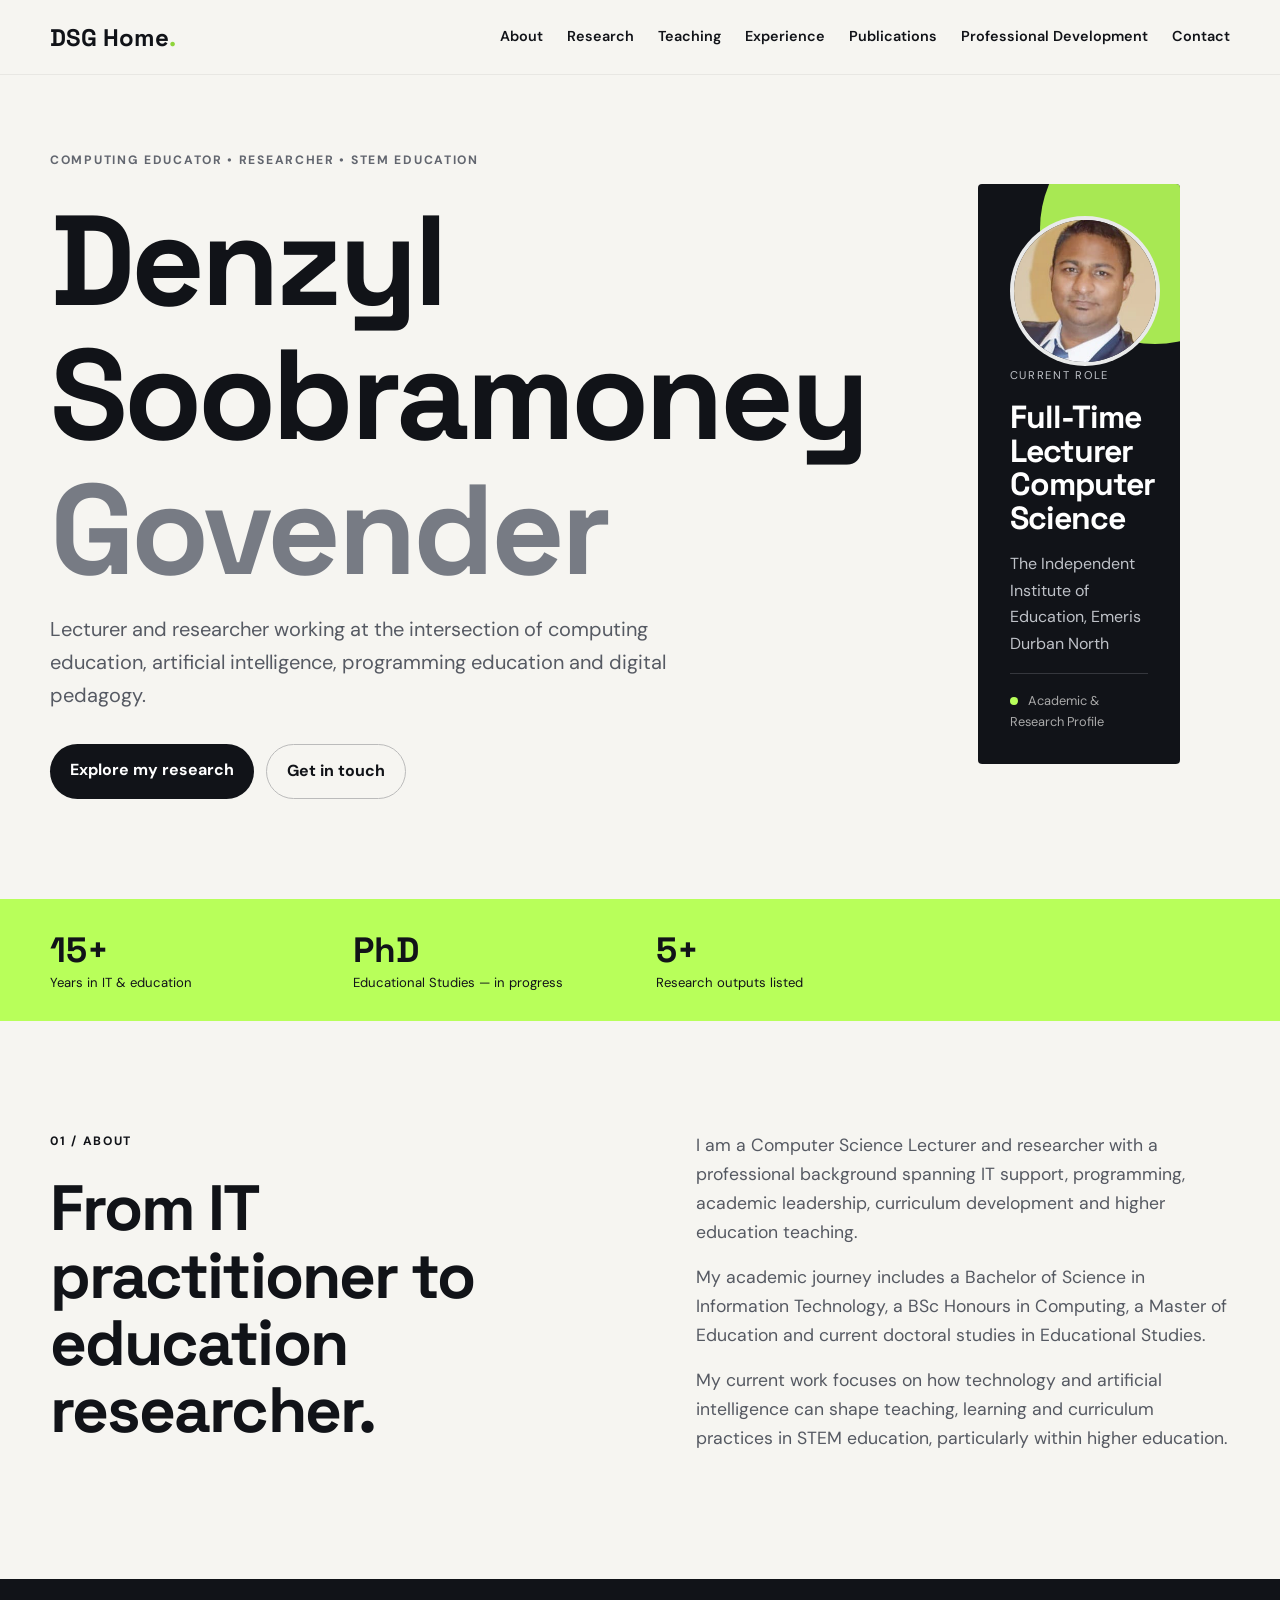
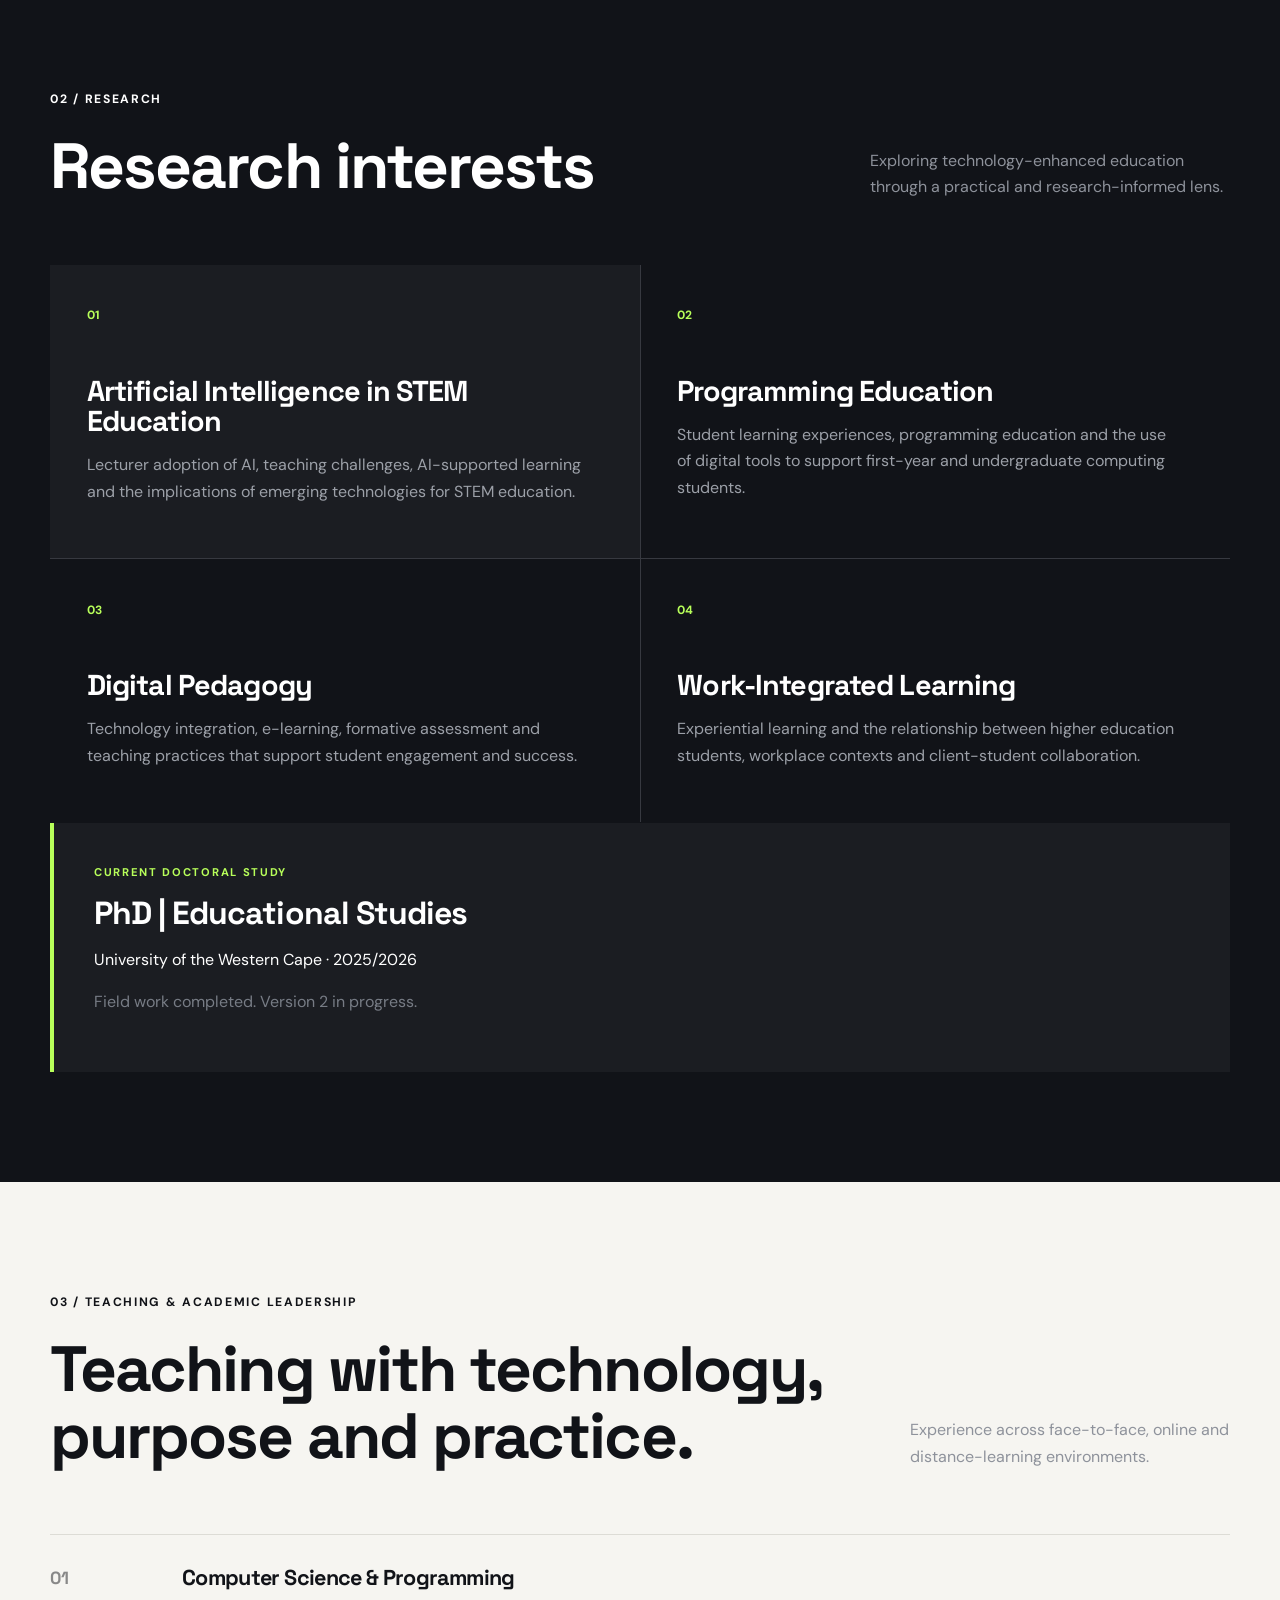
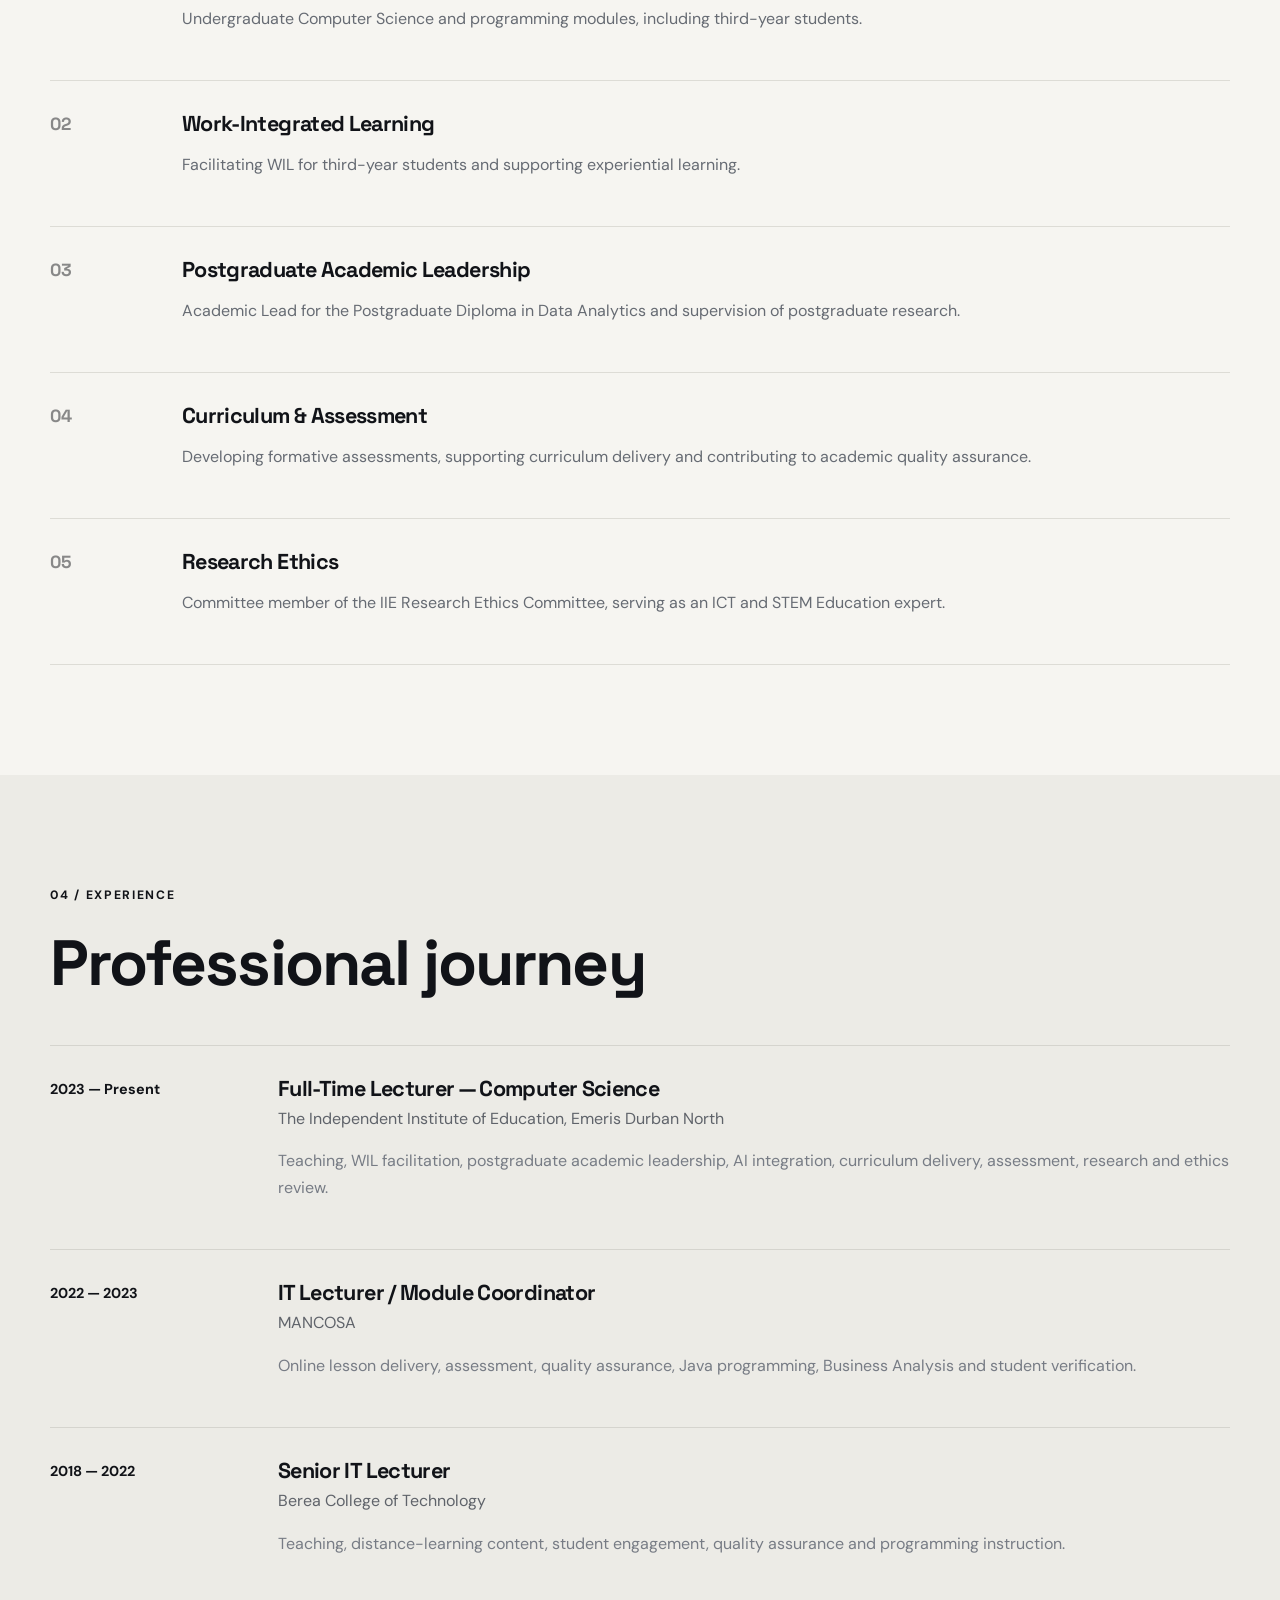
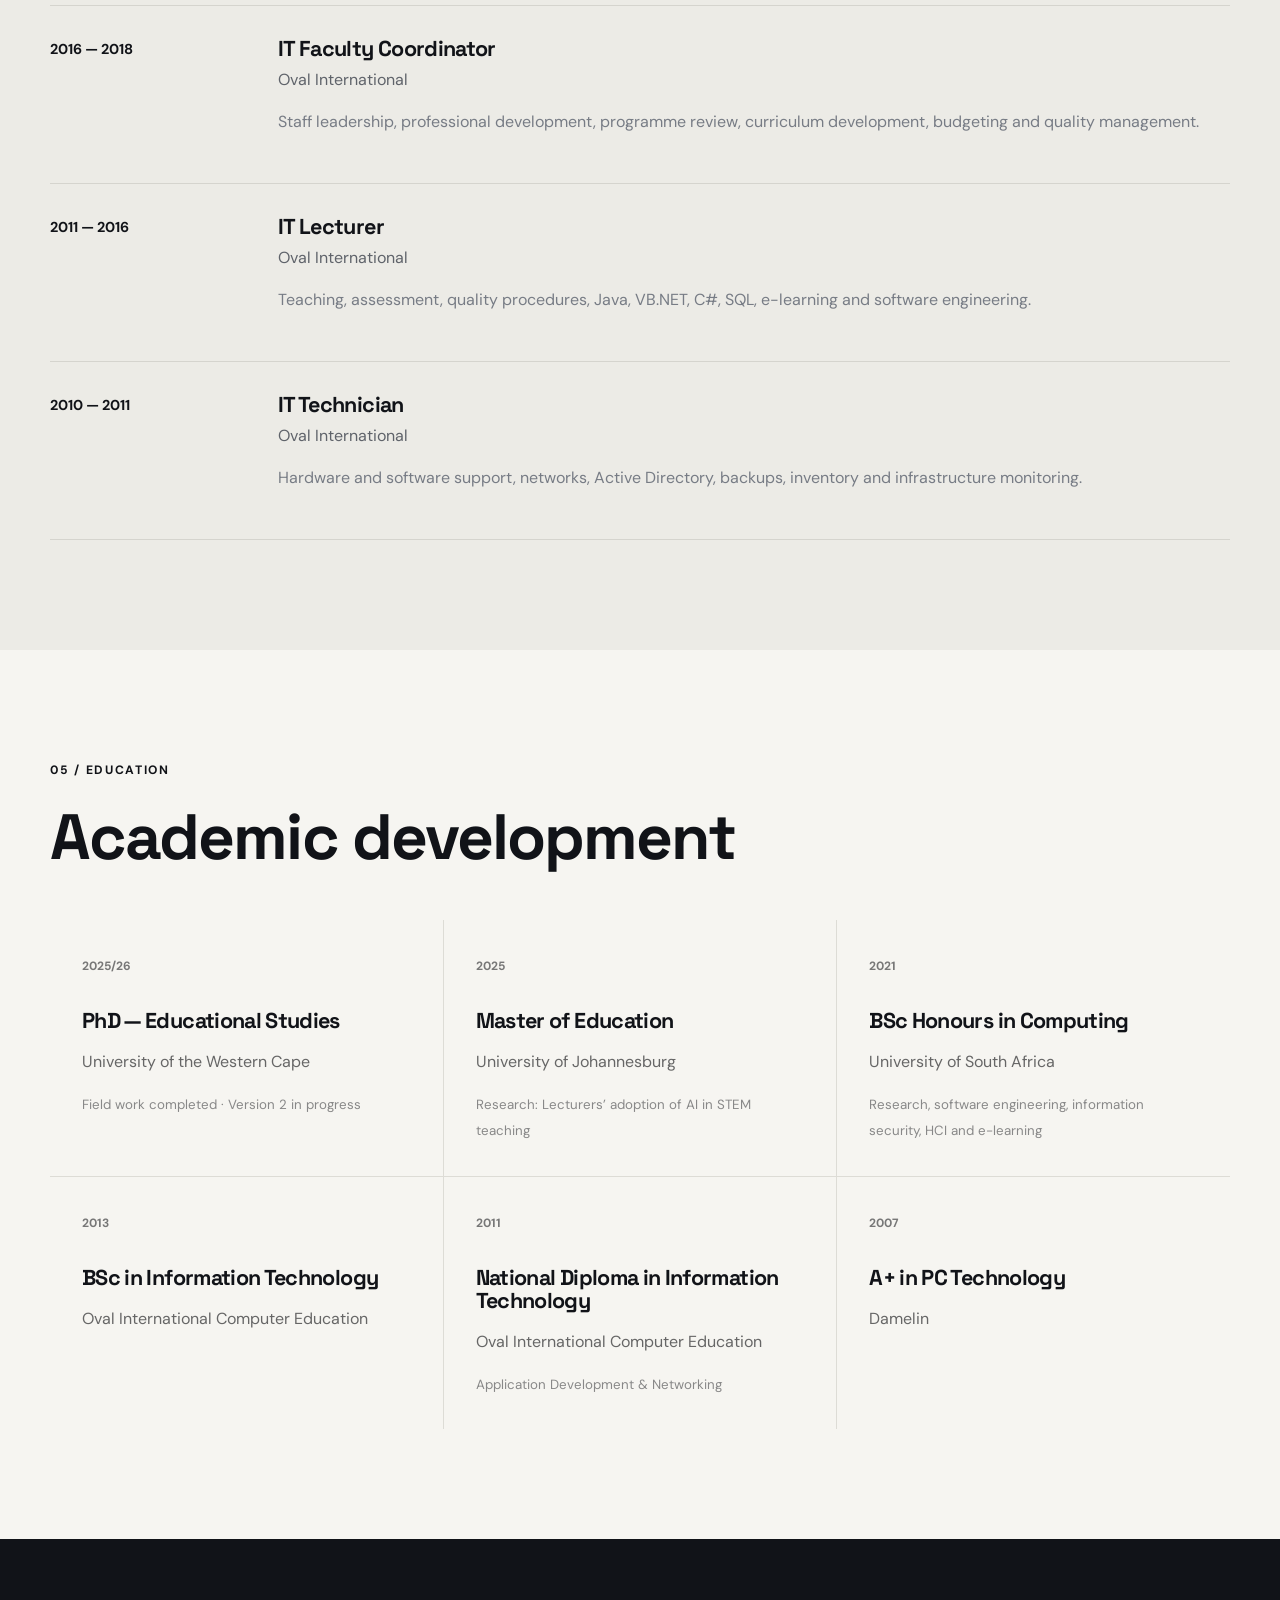
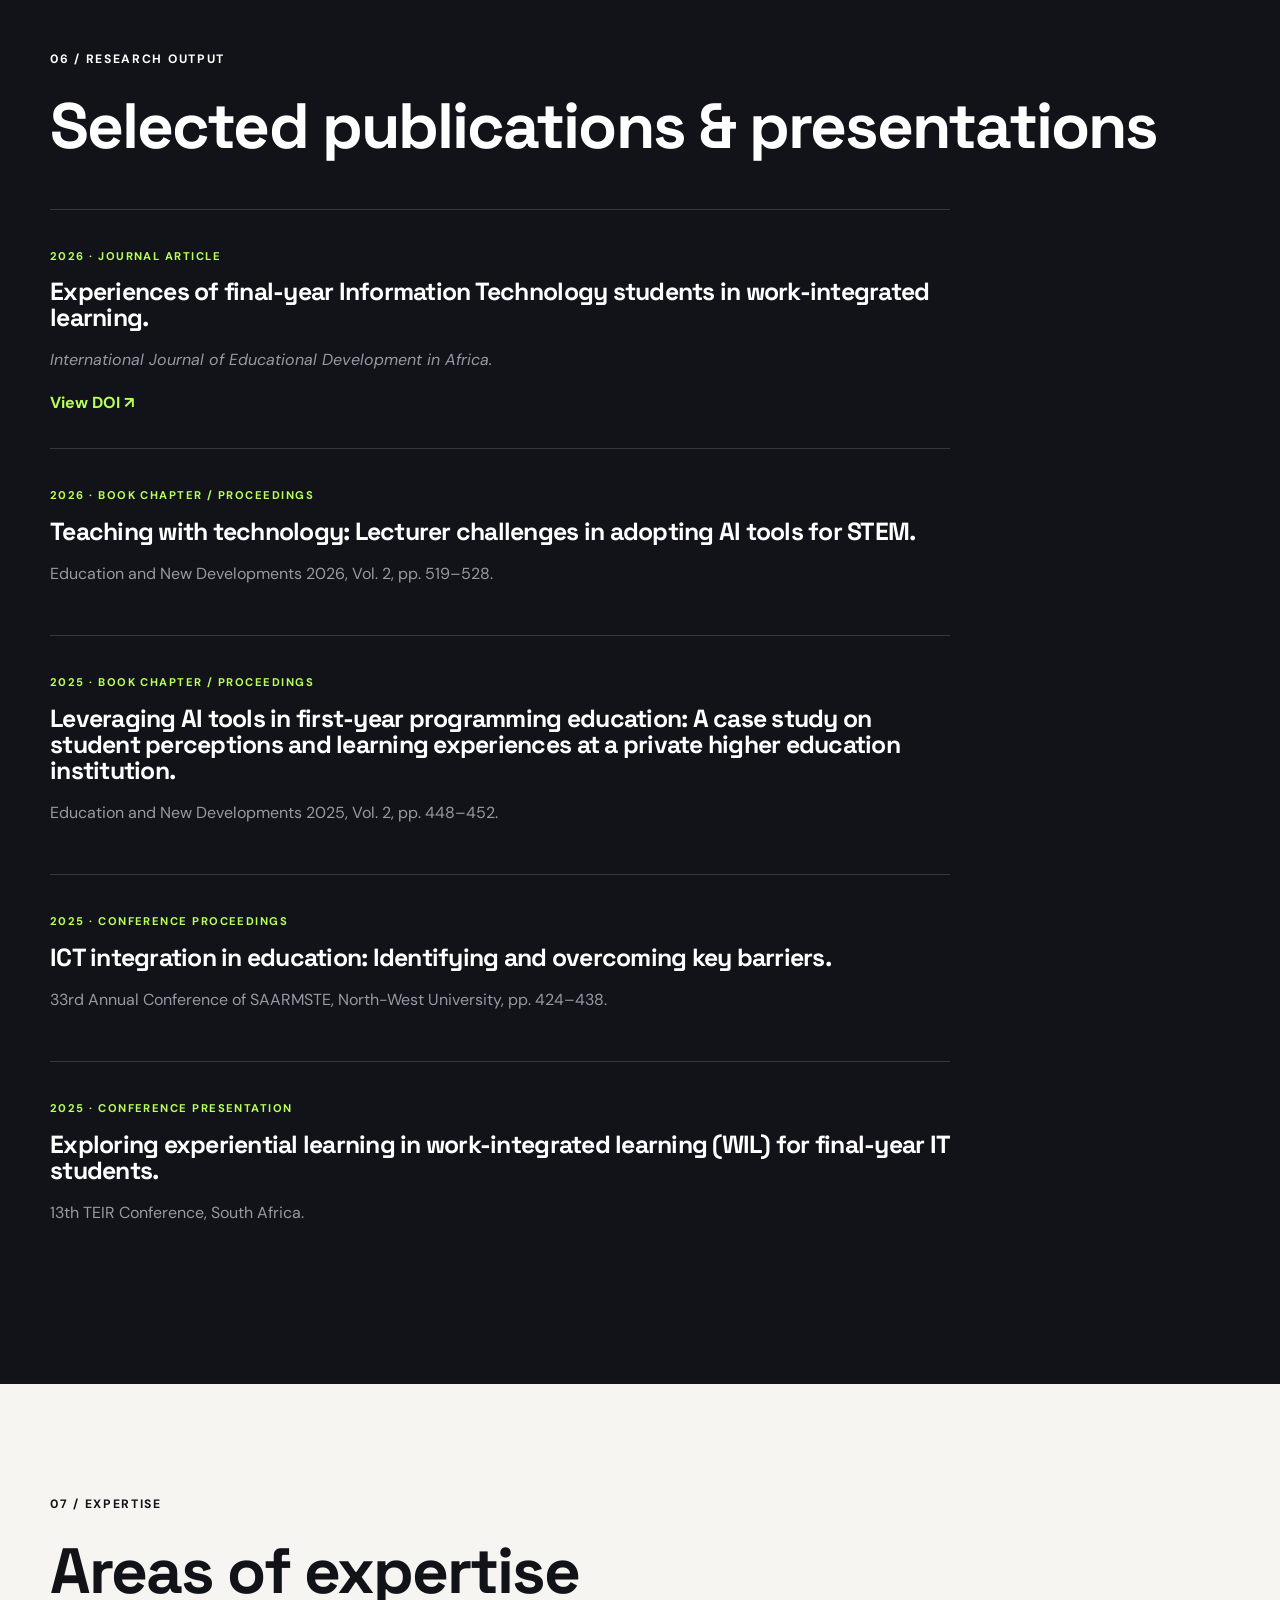
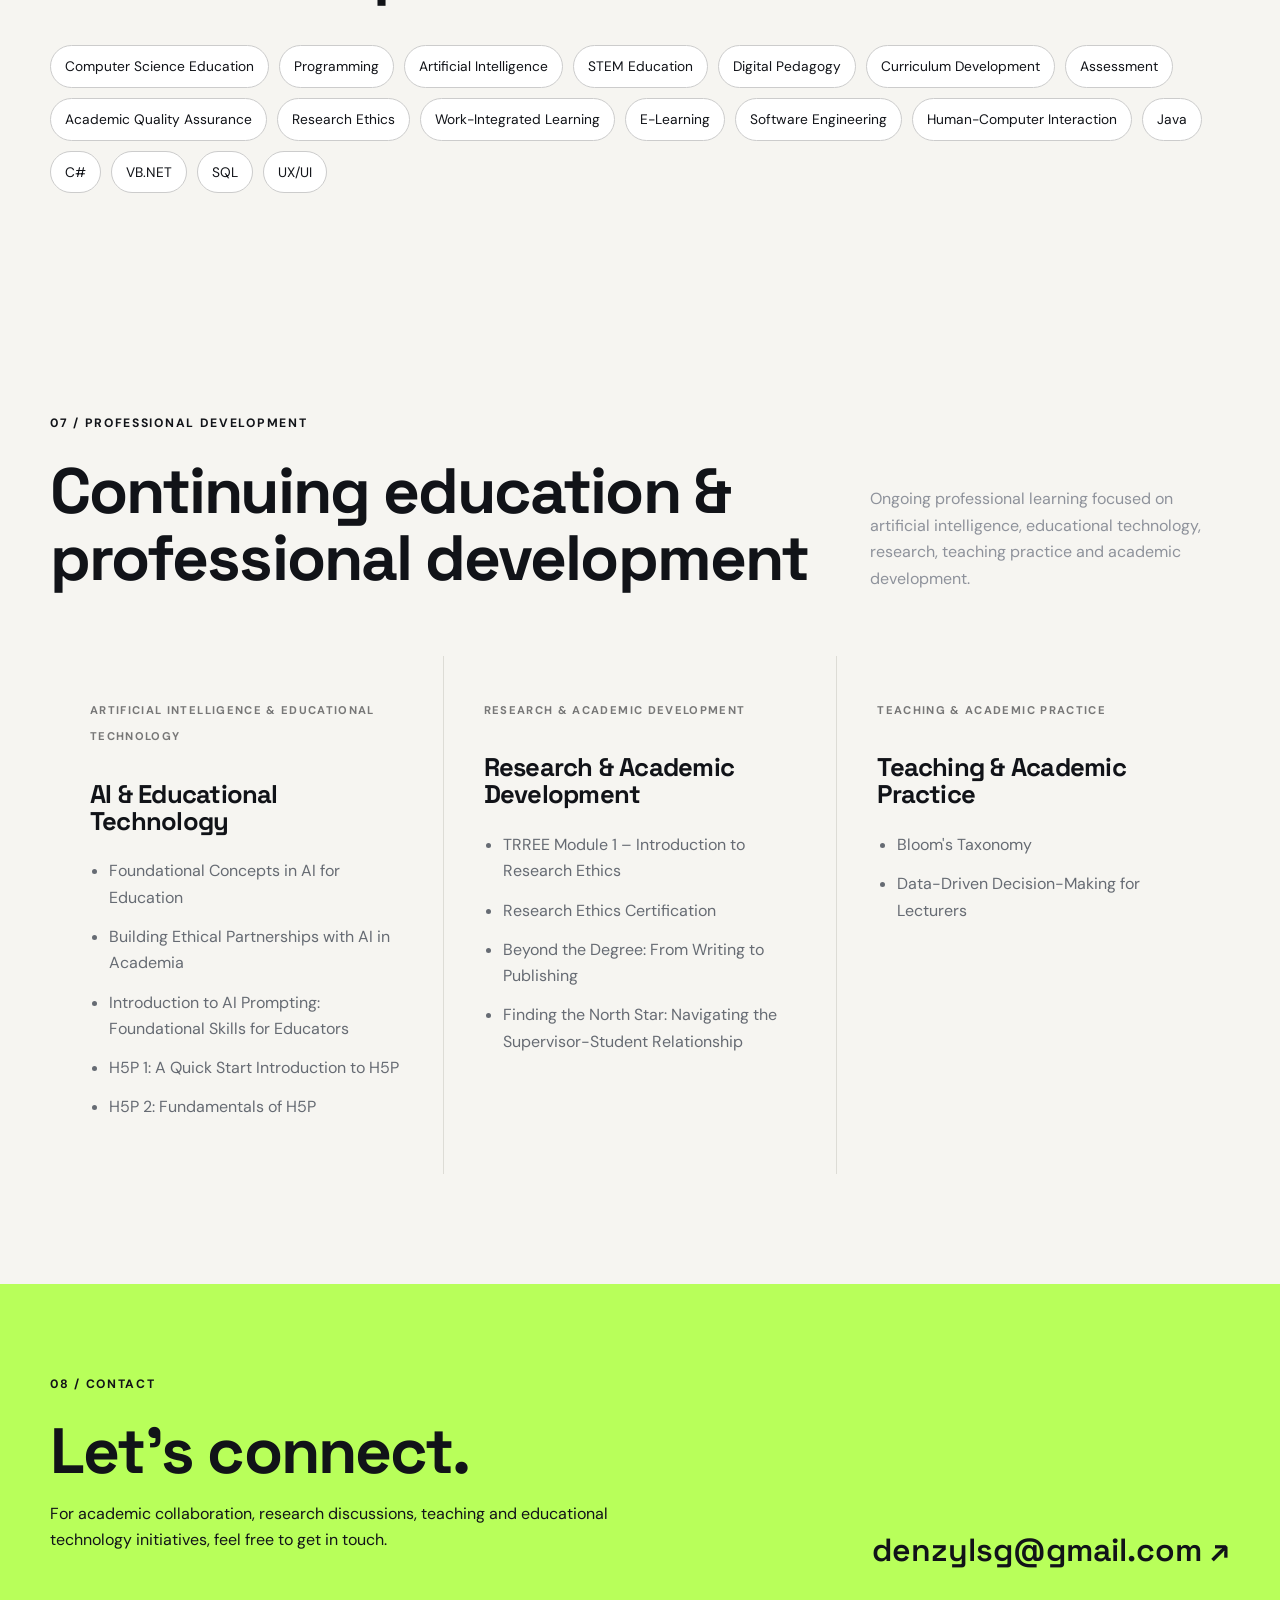
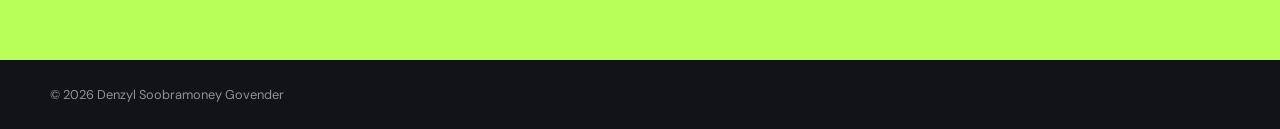
<file: index.html>
<!DOCTYPE html>
<html lang="en">
<head>
  <meta charset="UTF-8">
  <meta name="viewport" content="width=device-width, initial-scale=1.0">
  <meta name="description" content="Academic portfolio of Denzyl Soobramoney Govender — Computer Science Lecturer, Researcher and STEM Education practitioner.">
  <title>Denzyl Soobramoney Govender | Computer Science Lecturer & Researcher</title>
  <link rel="preconnect" href="https://fonts.googleapis.com">
  <link rel="preconnect" href="https://fonts.gstatic.com" crossorigin>
  <link href="https://fonts.googleapis.com/css2?family=DM+Sans:wght@400;500;600;700&family=Space+Grotesk:wght@500;600;700&display=swap" rel="stylesheet">
  <link rel="stylesheet" href="style.css">
</head>
<body>
  <header class="site-header">
    <nav class="nav container">
      <a class="brand" href="#home">DSG Home<span>.</span></a>
      <button class="menu-toggle" aria-label="Toggle navigation" aria-expanded="false">☰</button>
      <div class="nav-links">
        <a href="#about">About</a>
        <a href="#research">Research</a>
        <a href="#teaching">Teaching</a>
        <a href="#experience">Experience</a>
        <a href="#publications">Publications</a>
        <a href="#development">Professional Development</a>
        <a href="#contact">Contact</a>
      </div>
    </nav>
  </header>

  <main>
    <section id="home" class="hero">
      <div class="hero-grid container">
        <div>
          <p class="eyebrow">COMPUTING EDUCATOR • RESEARCHER • STEM EDUCATION</p>
          <h1>Denzyl Soobramoney<br><span>Govender</span></h1>
          <p class="hero-copy">
            Lecturer and researcher working at the intersection of computing education,
            artificial intelligence, programming education and digital pedagogy.
          </p>
          <div class="hero-actions">
            <a class="btn btn-primary" href="#research">Explore my research</a>
            <a class="btn btn-secondary" href="#contact">Get in touch</a>
          </div>
        </div>

        <div class="hero-card">
          <div class="profile-photo">
    <img src="assets/Untitled.png" alt="Denzyl Soobramoney Govender">
</div>
          <div>
            <p class="card-label">CURRENT ROLE</p>
            <h2>Full-Time Lecturer<br>Computer Science</h2>
            <p>The Independent Institute of Education, Emeris Durban North</p>
          </div>
          <div class="status"><span></span> Academic & Research Profile</div>
        </div>
      </div>
    </section>

    <section class="stats">
      <div class="container stats-grid">
        <div><strong>15+</strong><span>Years in IT & education</span></div>
        <div><strong>PhD</strong><span>Educational Studies — in progress</span></div>
        <div><strong>5+</strong><span>Research outputs listed</span></div>
        </div>
    </section>

    <section id="about" class="section">
      <div class="container two-col">
        <div>
          <p class="eyebrow">01 / ABOUT</p>
          <h2>From IT practitioner to education researcher.</h2>
        </div>
        <div class="prose">
          <p>
            I am a Computer Science Lecturer and researcher with a professional background spanning
            IT support, programming, academic leadership, curriculum development and higher
            education teaching.
          </p>
          <p>
            My academic journey includes a Bachelor of Science in Information Technology,
            a BSc Honours in Computing, a Master of Education and current doctoral studies
            in Educational Studies.
          </p>
          <p>
            My current work focuses on how technology and artificial intelligence can shape
            teaching, learning and curriculum practices in STEM education, particularly
            within higher education.
          </p>
        </div>
      </div>
    </section>

    <section id="research" class="section section-dark">
      <div class="container">
        <div class="section-heading">
          <div>
            <p class="eyebrow">02 / RESEARCH</p>
            <h2>Research interests</h2>
          </div>
          <p>Exploring technology-enhanced education through a practical and research-informed lens.</p>
        </div>

        <div class="research-grid">
          <article class="research-card featured">
            <span>01</span>
            <h3>Artificial Intelligence in STEM Education</h3>
            <p>Lecturer adoption of AI, teaching challenges, AI-supported learning and the implications of emerging technologies for STEM education.</p>
          </article>
          <article class="research-card">
            <span>02</span>
            <h3>Programming Education</h3>
            <p>Student learning experiences, programming education and the use of digital tools to support first-year and undergraduate computing students.</p>
          </article>
          <article class="research-card">
            <span>03</span>
            <h3>Digital Pedagogy</h3>
            <p>Technology integration, e-learning, formative assessment and teaching practices that support student engagement and success.</p>
          </article>
          <article class="research-card">
            <span>04</span>
            <h3>Work-Integrated Learning</h3>
            <p>Experiential learning and the relationship between higher education students, workplace contexts and client-student collaboration.</p>
          </article>
        </div>

        <div class="phd-panel">
          <div class="phd-tag">CURRENT DOCTORAL STUDY</div>
          <h3>PhD | Educational Studies</h3>
          <p>University of the Western Cape · 2025/2026</p>
          <p class="muted">Field work completed. Version 2 in progress.</p>
        </div>
      </div>
    </section>

    <section id="teaching" class="section">
      <div class="container">
        <p class="eyebrow">03 / TEACHING & ACADEMIC LEADERSHIP</p>
        <div class="section-heading">
          <h2>Teaching with technology, purpose and practice.</h2>
          <p>Experience across face-to-face, online and distance-learning environments.</p>
        </div>

        <div class="feature-list">
          <div class="feature">
            <span class="number">01</span>
            <div><h3>Computer Science & Programming</h3><p>Undergraduate Computer Science and programming modules, including third-year students.</p></div>
          </div>
          <div class="feature">
            <span class="number">02</span>
            <div><h3>Work-Integrated Learning</h3><p>Facilitating WIL for third-year students and supporting experiential learning.</p></div>
          </div>
          <div class="feature">
            <span class="number">03</span>
            <div><h3>Postgraduate Academic Leadership</h3><p>Academic Lead for the Postgraduate Diploma in Data Analytics and supervision of postgraduate research.</p></div>
          </div>
          <div class="feature">
            <span class="number">04</span>
            <div><h3>Curriculum & Assessment</h3><p>Developing formative assessments, supporting curriculum delivery and contributing to academic quality assurance.</p></div>
          </div>
          <div class="feature">
            <span class="number">05</span>
            <div><h3>Research Ethics</h3><p>Committee member of the IIE Research Ethics Committee, serving as an ICT and STEM Education expert.</p></div>
          </div>
        </div>
      </div>
    </section>

    <section id="experience" class="section section-light">
      <div class="container">
        <p class="eyebrow">04 / EXPERIENCE</p>
        <h2>Professional journey</h2>
        <div class="timeline">
          <div class="timeline-item current">
            <div class="timeline-date">2023 — Present</div>
            <div><h3>Full-Time Lecturer — Computer Science</h3><p>The Independent Institute of Education, Emeris Durban North</p><p class="muted">Teaching, WIL facilitation, postgraduate academic leadership, AI integration, curriculum delivery, assessment, research and ethics review.</p></div>
          </div>
          <div class="timeline-item">
            <div class="timeline-date">2022 — 2023</div>
            <div><h3>IT Lecturer / Module Coordinator</h3><p>MANCOSA</p><p class="muted">Online lesson delivery, assessment, quality assurance, Java programming, Business Analysis and student verification.</p></div>
          </div>
          <div class="timeline-item">
            <div class="timeline-date">2018 — 2022</div>
            <div><h3>Senior IT Lecturer</h3><p>Berea College of Technology</p><p class="muted">Teaching, distance-learning content, student engagement, quality assurance and programming instruction.</p></div>
          </div>
          <div class="timeline-item">
            <div class="timeline-date">2016 — 2018</div>
            <div><h3>IT Faculty Coordinator</h3><p>Oval International</p><p class="muted">Staff leadership, professional development, programme review, curriculum development, budgeting and quality management.</p></div>
          </div>
          <div class="timeline-item">
            <div class="timeline-date">2011 — 2016</div>
            <div><h3>IT Lecturer</h3><p>Oval International</p><p class="muted">Teaching, assessment, quality procedures, Java, VB.NET, C#, SQL, e-learning and software engineering.</p></div>
          </div>
          <div class="timeline-item">
            <div class="timeline-date">2010 — 2011</div>
            <div><h3>IT Technician</h3><p>Oval International</p><p class="muted">Hardware and software support, networks, Active Directory, backups, inventory and infrastructure monitoring.</p></div>
          </div>
        </div>
      </div>
    </section>

    <section id="education" class="section">
      <div class="container">
        <p class="eyebrow">05 / EDUCATION</p>
        <h2>Academic development</h2>
        <div class="education-grid">
          <article><span>2025/26</span><h3>PhD — Educational Studies</h3><p>University of the Western Cape</p><small>Field work completed · Version 2 in progress</small></article>
          <article><span>2025</span><h3>Master of Education</h3><p>University of Johannesburg</p><small>Research: Lecturers’ adoption of AI in STEM teaching</small></article>
          <article><span>2021</span><h3>BSc Honours in Computing</h3><p>University of South Africa</p><small>Research, software engineering, information security, HCI and e-learning</small></article>
          <article><span>2013</span><h3>BSc in Information Technology</h3><p>Oval International Computer Education</p></article>
          <article><span>2011</span><h3>National Diploma in Information Technology</h3><p>Oval International Computer Education</p><small>Application Development & Networking</small></article>
          <article><span>2007</span><h3>A+ in PC Technology</h3><p>Damelin</p></article>
        </div>
      </div>
    </section>

    <section id="publications" class="section section-dark">
      <div class="container">
        <p class="eyebrow">06 / RESEARCH OUTPUT</p>
        <h2>Selected publications & presentations</h2>
        <div class="publication-list">
          <article>
            <span>2026 · JOURNAL ARTICLE</span>
            <h3>Experiences of final-year Information Technology students in work-integrated learning.</h3>
            <p><em>International Journal of Educational Development in Africa.</em></p>
            <a href="https://doi.org/10.25159/2312-3540/20591" target="_blank" rel="noopener">View DOI ↗</a>
          </article>
          <article>
            <span>2026 · BOOK CHAPTER / PROCEEDINGS</span>
            <h3>Teaching with technology: Lecturer challenges in adopting AI tools for STEM.</h3>
            <p>Education and New Developments 2026, Vol. 2, pp. 519–528.</p>
          </article>
          <article>
            <span>2025 · BOOK CHAPTER / PROCEEDINGS</span>
            <h3>Leveraging AI tools in first-year programming education: A case study on student perceptions and learning experiences at a private higher education institution.</h3>
            <p>Education and New Developments 2025, Vol. 2, pp. 448–452.</p>
          </article>
          <article>
            <span>2025 · CONFERENCE PROCEEDINGS</span>
            <h3>ICT integration in education: Identifying and overcoming key barriers.</h3>
            <p>33rd Annual Conference of SAARMSTE, North-West University, pp. 424–438.</p>
          </article>
          <article>
            <span>2025 · CONFERENCE PRESENTATION</span>
            <h3>Exploring experiential learning in work-integrated learning (WIL) for final-year IT students.</h3>
            <p>13th TEIR Conference, South Africa.</p>
          </article>
        </div>
      </div>
    </section>

    <section id="skills" class="section">
      <div class="container">
        <p class="eyebrow">07 / EXPERTISE</p>
        <h2>Areas of expertise</h2>
        <div class="tags">
          <span>Computer Science Education</span><span>Programming</span><span>Artificial Intelligence</span>
          <span>STEM Education</span><span>Digital Pedagogy</span><span>Curriculum Development</span>
          <span>Assessment</span><span>Academic Quality Assurance</span><span>Research Ethics</span>
          <span>Work-Integrated Learning</span><span>E-Learning</span><span>Software Engineering</span>
          <span>Human-Computer Interaction</span><span>Java</span><span>C#</span><span>VB.NET</span>
          <span>SQL</span><span>UX/UI</span>
        </div>
      </div>
    </section>
<section id="development" class="section">
  <div class="container">
    
    <p class="eyebrow">07 / PROFESSIONAL DEVELOPMENT</p>

    <div class="section-heading">
      <h2>Continuing education & professional development</h2>
      <p>
        Ongoing professional learning focused on artificial intelligence,
        educational technology, research, teaching practice and academic development.
      </p>
    </div>

    <div class="development-grid">

      <article class="development-card">
        <span>ARTIFICIAL INTELLIGENCE & EDUCATIONAL TECHNOLOGY</span>
        <h3>AI & Educational Technology</h3>
        <ul>
          <li>Foundational Concepts in AI for Education</li>
          <li>Building Ethical Partnerships with AI in Academia</li>
          <li>Introduction to AI Prompting: Foundational Skills for Educators</li>
          <li>H5P 1: A Quick Start Introduction to H5P</li>
          <li>H5P 2: Fundamentals of H5P</li>
        </ul>
      </article>

      <article class="development-card">
        <span>RESEARCH & ACADEMIC DEVELOPMENT</span>
        <h3>Research & Academic Development</h3>
        <ul>
          <li>TRREE Module 1 – Introduction to Research Ethics </li>
          <li>Research Ethics Certification</li>
          <li>Beyond the Degree: From Writing to Publishing</li>
          <li>Finding the North Star: Navigating the Supervisor-Student Relationship</li>
        </ul>
      </article>

      <article class="development-card">
        <span>TEACHING & ACADEMIC PRACTICE</span>
        <h3>Teaching & Academic Practice</h3>
        <ul>
          <li>Bloom's Taxonomy</li>
          <li>Data-Driven Decision-Making for Lecturers</li>
        </ul>
      </article>

    </div>

  </div>
</section>
    <section id="contact" class="contact-section">
      <div class="container contact-inner">
        <div>
          <p class="eyebrow">08 / CONTACT</p>
          <h2>Let's connect.</h2>
          <p>For academic collaboration, research discussions, teaching and educational technology initiatives, feel free to get in touch.</p>
        </div>
        <a class="email-link" href="mailto:denzylsg@gmail.com">denzylsg@gmail.com ↗</a>
      </div>
    </section>
  </main>

  <footer>
    <div class="container footer-inner">
      <span>© 2026 Denzyl Soobramoney Govender</span>
       </div>
  </footer>

  <script src="script.js"></script>
</body>
</html>
</file>
<file: style.css>
:root {
  --ink: #111318;
  --muted: #6d717b;
  --paper: #f6f5f1;
  --white: #fff;
  --dark: #111318;
  --line: #dddcd6;
  --accent: #b8ff5a;
  --accent-dark: #8ed43a;
  --max: 1180px;
}

* {
  box-sizing: border-box;
}

html {
  scroll-behavior: smooth;
}

body {
  margin: 0;
  font-family: "DM Sans", sans-serif;
  color: var(--ink);
  background: var(--paper);
  line-height: 1.65;
}

h1,
h2,
h3 {
  font-family: "Space Grotesk", sans-serif;
  line-height: 1.05;
  margin: 0 0 1rem;
  letter-spacing: -.03em;
}

h1 {
  font-size: clamp(4rem, 10vw, 8rem);
}

h2 {
  font-size: clamp(2.4rem, 5vw, 4.5rem);
}

h3 {
  font-size: 1.35rem;
}

p {
  margin: 0 0 1rem;
}

a {
  color: inherit;
}

.container {
  width: min(var(--max), calc(100% - 48px));
  margin: auto;
}


/* =========================
   HEADER / NAVIGATION
   ========================= */

.site-header {
  position: fixed;
  z-index: 20;
  top: 0;
  width: 100%;
  background: rgba(246, 245, 241, .86);
  backdrop-filter: blur(14px);
  border-bottom: 1px solid rgba(0, 0, 0, .06);
}

.nav {
  min-height: 74px;
  display: flex;
  align-items: center;
  justify-content: space-between;
}

.brand {
  font: 700 1.5rem "Space Grotesk";
  text-decoration: none;
}

.brand span {
  color: var(--accent-dark);
}

.nav-links {
  display: flex;
  gap: 1.5rem;
}

.nav-links a {
  text-decoration: none;
  font-size: .9rem;
  font-weight: 600;
}

.nav-links a:hover {
  opacity: .55;
}

.menu-toggle {
  display: none;
  border: 0;
  background: none;
  font-size: 1.5rem;
}


/* =========================
   HERO
   ========================= */

.hero {
  padding: 150px 0 100px;
  min-height: 90vh;
  display: flex;
  align-items: center;
}

.hero-grid {
  display: grid;
  grid-template-columns: 1.2fr .8fr;
  gap: 7rem;
  align-items: center;
}

.eyebrow {
  font-size: .76rem;
  font-weight: 700;
  letter-spacing: .14em;
  margin-bottom: 1.5rem;
}

.hero .eyebrow {
  color: #62666f;
}

.hero h1 span {
  color: #777b84;
}

.hero-copy {
  max-width: 640px;
  font-size: 1.25rem;
  color: #565a63;
}

.hero-actions {
  display: flex;
  gap: 12px;
  margin-top: 2rem;
}

.btn {
  padding: 13px 20px;
  border-radius: 100px;
  text-decoration: none;
  font-weight: 700;
  display: inline-block;
}

.btn-primary {
  background: var(--ink);
  color: var(--white);
}

.btn-secondary {
  border: 1px solid #bbb;
}


/* =========================
   HERO PROFILE CARD
   ========================= */

.hero-card {
  background: var(--dark);
  color: white;
  padding: 2rem;
  min-height: 410px;
  display: flex;
  flex-direction: column;
  justify-content: space-between;
  border-radius: 4px;
  position: relative;
  overflow: hidden;
}

.hero-card:after {
  content: "";
  width: 230px;
  height: 230px;
  background: var(--accent);
  border-radius: 50%;
  position: absolute;
  right: -90px;
  top: -70px;
  opacity: .9;
}


/* Profile photograph */

.profile-photo {
  width: 150px;
  height: 150px;
  border-radius: 50%;
  overflow: hidden;
  position: relative;
  z-index: 5;
  border: 4px solid rgba(255, 255, 255, 0.9);
  background: #22252b;
}

.profile-photo img {
  width: 100%;
  height: 100%;
  object-fit: cover;
  display: block;
}

.card-label {
  font-size: .7rem;
  letter-spacing: .15em;
  color: #aaa;
}

.hero-card h2 {
  font-size: 2rem;
  max-width: 400px;
}

.hero-card p {
  color: #bfc2c8;
}

.status {
  border-top: 1px solid #35373d;
  padding-top: 1rem;
  font-size: .8rem;
  color: #aaa;
}

.status span {
  display: inline-block;
  width: 8px;
  height: 8px;
  background: var(--accent);
  border-radius: 50%;
  margin-right: 7px;
}


/* =========================
   STATS
   ========================= */

.stats {
  background: var(--accent);
  padding: 28px 0;
}

.stats-grid {
  display: grid;
  grid-template-columns: repeat(4, 1fr);
  gap: 2rem;
}

.stats-grid div {
  display: flex;
  flex-direction: column;
}

.stats strong {
  font: 700 2.2rem "Space Grotesk";
}

.stats span {
  font-size: .82rem;
}


/* =========================
   GENERAL SECTIONS
   ========================= */

.section {
  padding: 110px 0;
}

.two-col {
  display: grid;
  grid-template-columns: 1fr 1fr;
  gap: 7rem;
}

.prose {
  font-size: 1.1rem;
  color: #555962;
}

.section-dark {
  background: var(--dark);
  color: white;
}

.section-light {
  background: #ecebe6;
}

.section-heading {
  display: flex;
  justify-content: space-between;
  align-items: end;
  gap: 3rem;
  margin-bottom: 3rem;
}

.section-heading > p {
  max-width: 360px;
  color: #8e929b;
}


/* =========================
   RESEARCH
   ========================= */

.research-grid {
  display: grid;
  grid-template-columns: repeat(2, 1fr);
  gap: 1px;
  background: #373940;
}

.research-card {
  background: var(--dark);
  padding: 2.3rem;
  min-height: 260px;
}

.research-card.featured {
  background: #1b1d22;
}

.research-card span {
  color: var(--accent);
  font-size: .75rem;
  font-weight: 700;
}

.research-card h3 {
  font-size: 1.8rem;
  margin-top: 3rem;
}

.research-card p {
  color: #9ca0a8;
  max-width: 500px;
}

.phd-panel {
  margin-top: 1px;
  padding: 2.5rem;
  background: #1b1d22;
  border-left: 4px solid var(--accent);
}

.phd-tag {
  color: var(--accent);
  font-size: .7rem;
  font-weight: 700;
  letter-spacing: .15em;
  margin-bottom: 1rem;
}

.phd-panel h3 {
  font-size: 2rem;
}

.muted {
  color: #777c85 !important;
}


/* =========================
   FEATURE LIST
   ========================= */

.feature-list {
  margin-top: 3rem;
  border-top: 1px solid var(--line);
}

.feature {
  display: grid;
  grid-template-columns: 100px 1fr;
  gap: 2rem;
  padding: 2rem 0;
  border-bottom: 1px solid var(--line);
}

.number {
  font: 700 1.1rem "Space Grotesk";
  color: #888;
}

.feature p {
  color: #666b73;
}


/* =========================
   EXPERIENCE TIMELINE
   ========================= */

.timeline {
  margin-top: 3rem;
  border-top: 1px solid #d5d4ce;
}

.timeline-item {
  display: grid;
  grid-template-columns: 180px 1fr;
  gap: 3rem;
  padding: 2rem 0;
  border-bottom: 1px solid #d5d4ce;
}

.timeline-date {
  font-weight: 700;
  font-size: .9rem;
}

.timeline-item h3 {
  margin-bottom: .35rem;
}

.timeline-item p {
  color: #5f636a;
}


/* =========================
   EDUCATION
   ========================= */

.education-grid {
  display: grid;
  grid-template-columns: repeat(3, 1fr);
  gap: 1px;
  background: var(--line);
  margin-top: 3rem;
}

.education-grid article {
  background: var(--paper);
  padding: 2rem;
  min-height: 220px;
}

.education-grid span {
  font-size: .75rem;
  font-weight: 700;
  color: #777;
}

.education-grid h3 {
  margin-top: 2rem;
}

.education-grid p {
  color: #666;
}

.education-grid small {
  color: #888;
}


/* =========================
   PUBLICATIONS
   ========================= */

.publication-list {
  margin-top: 3rem;
}

.publication-list article {
  padding: 2rem 0;
  border-top: 1px solid #35373d;
  max-width: 900px;
}

.publication-list span {
  font-size: .7rem;
  letter-spacing: .13em;
  color: var(--accent);
  font-weight: 700;
}

.publication-list h3 {
  font-size: 1.55rem;
  margin-top: .7rem;
}

.publication-list p {
  color: #969aa2;
}

.publication-list a {
  color: var(--accent);
  font-weight: 700;
  text-decoration: none;
}


/* =========================
   PROFESSIONAL DEVELOPMENT
   ========================= */

.development-grid {
  display: grid;
  grid-template-columns: repeat(3, 1fr);
  gap: 1px;
  background: var(--line);
  margin-top: 3rem;
}

.development-card {
  background: var(--paper);
  padding: 2.5rem;
  min-height: 330px;
  transition: transform 0.2s ease, background 0.2s ease;
}

.development-card:hover {
  transform: translateY(-4px);
  background: #ffffff;
}

.development-card > span {
  font-size: .7rem;
  font-weight: 700;
  letter-spacing: .12em;
  color: #777;
}

.development-card h3 {
  margin-top: 2rem;
  font-size: 1.6rem;
}

.development-card ul {
  margin: 1.5rem 0 0;
  padding-left: 1.2rem;
  color: #666b73;
}

.development-card li {
  margin-bottom: .8rem;
}

.development-card strong {
  color: var(--ink);
}


/* =========================
   EXPERTISE / TAGS
   ========================= */

.tags {
  display: flex;
  flex-wrap: wrap;
  gap: 10px;
  margin-top: 2.5rem;
}

.tags span {
  border: 1px solid #ccc;
  border-radius: 100px;
  padding: 9px 14px;
  font-size: .86rem;
  background: #fff;
}


/* =========================
   CONTACT
   ========================= */

.contact-section {
  background: var(--accent);
  padding: 90px 0;
}

.contact-inner {
  display: flex;
  justify-content: space-between;
  align-items: end;
  gap: 3rem;
}

.contact-inner p {
  max-width: 620px;
}

.email-link {
  font: 600 clamp(1.2rem, 3vw, 2rem) "Space Grotesk";
  text-decoration: none;
  white-space: nowrap;
}


/* =========================
   FOOTER
   ========================= */

footer {
  background: var(--dark);
  color: #8e929a;
  padding: 24px 0;
  font-size: .8rem;
}

.footer-inner {
  display: flex;
  justify-content: space-between;
  gap: 2rem;
}


/* =========================
   TABLET / MOBILE
   ========================= */

@media (max-width: 850px) {

  .nav-links {
    display: none;
    position: absolute;
    top: 74px;
    left: 0;
    right: 0;
    padding: 1.5rem 24px;
    background: var(--paper);
    flex-direction: column;
    border-bottom: 1px solid var(--line);
  }

  .nav-links.open {
    display: flex;
  }

  .menu-toggle {
    display: block;
  }

  .hero-grid,
  .two-col {
    grid-template-columns: 1fr;
    gap: 3rem;
  }

  .hero {
    padding-top: 120px;
  }

  .stats-grid {
    grid-template-columns: repeat(2, 1fr);
  }

  .section-heading,
  .contact-inner {
    flex-direction: column;
    align-items: flex-start;
  }

  .research-grid,
  .education-grid,
  .development-grid {
    grid-template-columns: 1fr;
  }

  .timeline-item {
    grid-template-columns: 1fr;
    gap: .5rem;
  }
}


/* =========================
   SMALL MOBILE
   ========================= */

@media (max-width: 520px) {

  .container {
    width: min(var(--max), calc(100% - 30px));
  }

  .hero-actions {
    flex-direction: column;
    align-items: stretch;
  }

  .btn {
    text-align: center;
  }

  .stats-grid {
    grid-template-columns: 1fr 1fr;
    gap: 1.2rem;
  }

  .feature {
    grid-template-columns: 50px 1fr;
    gap: 1rem;
  }

  .footer-inner {
    flex-direction: column;
    gap: .5rem;
  }

  .profile-photo {
    width: 130px;
    height: 130px;
  }

  .hero-card {
    min-height: 390px;
  }

  .development-card {
    padding: 2rem;
  }
}
</file>
